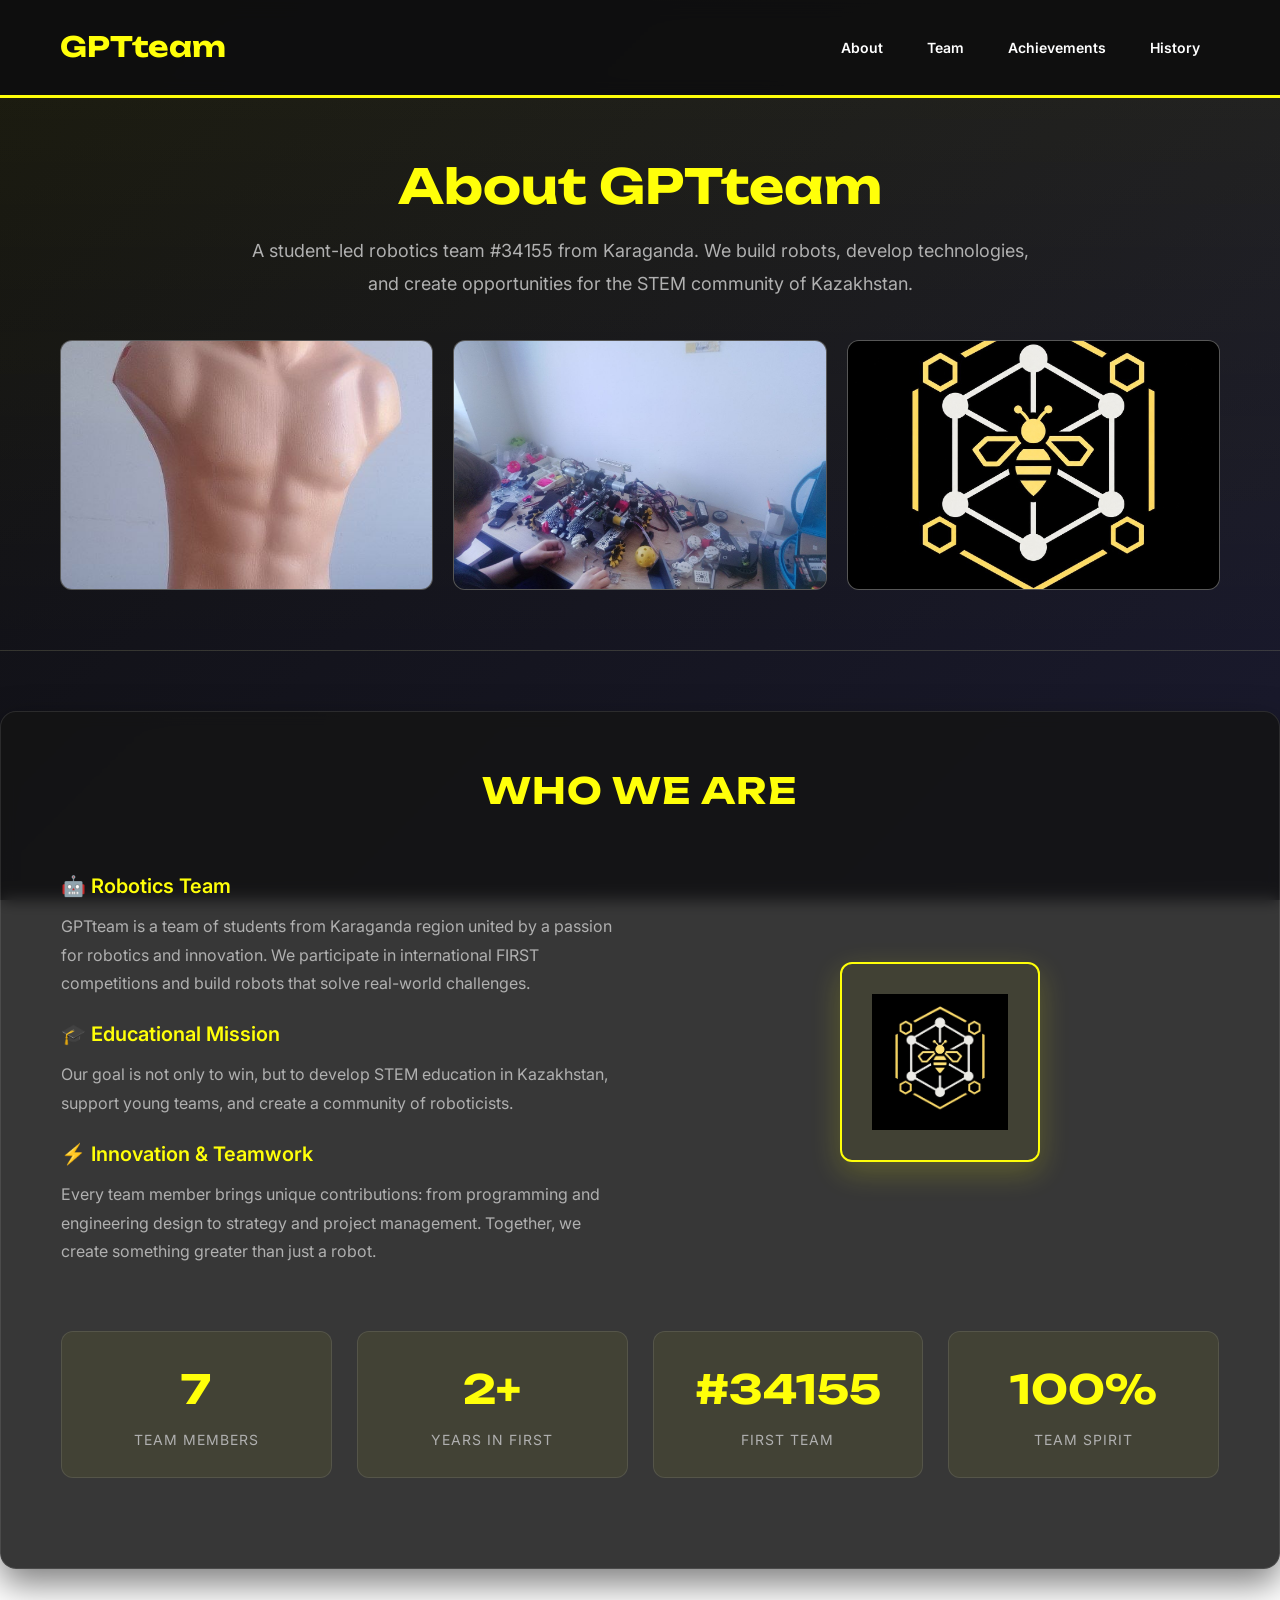
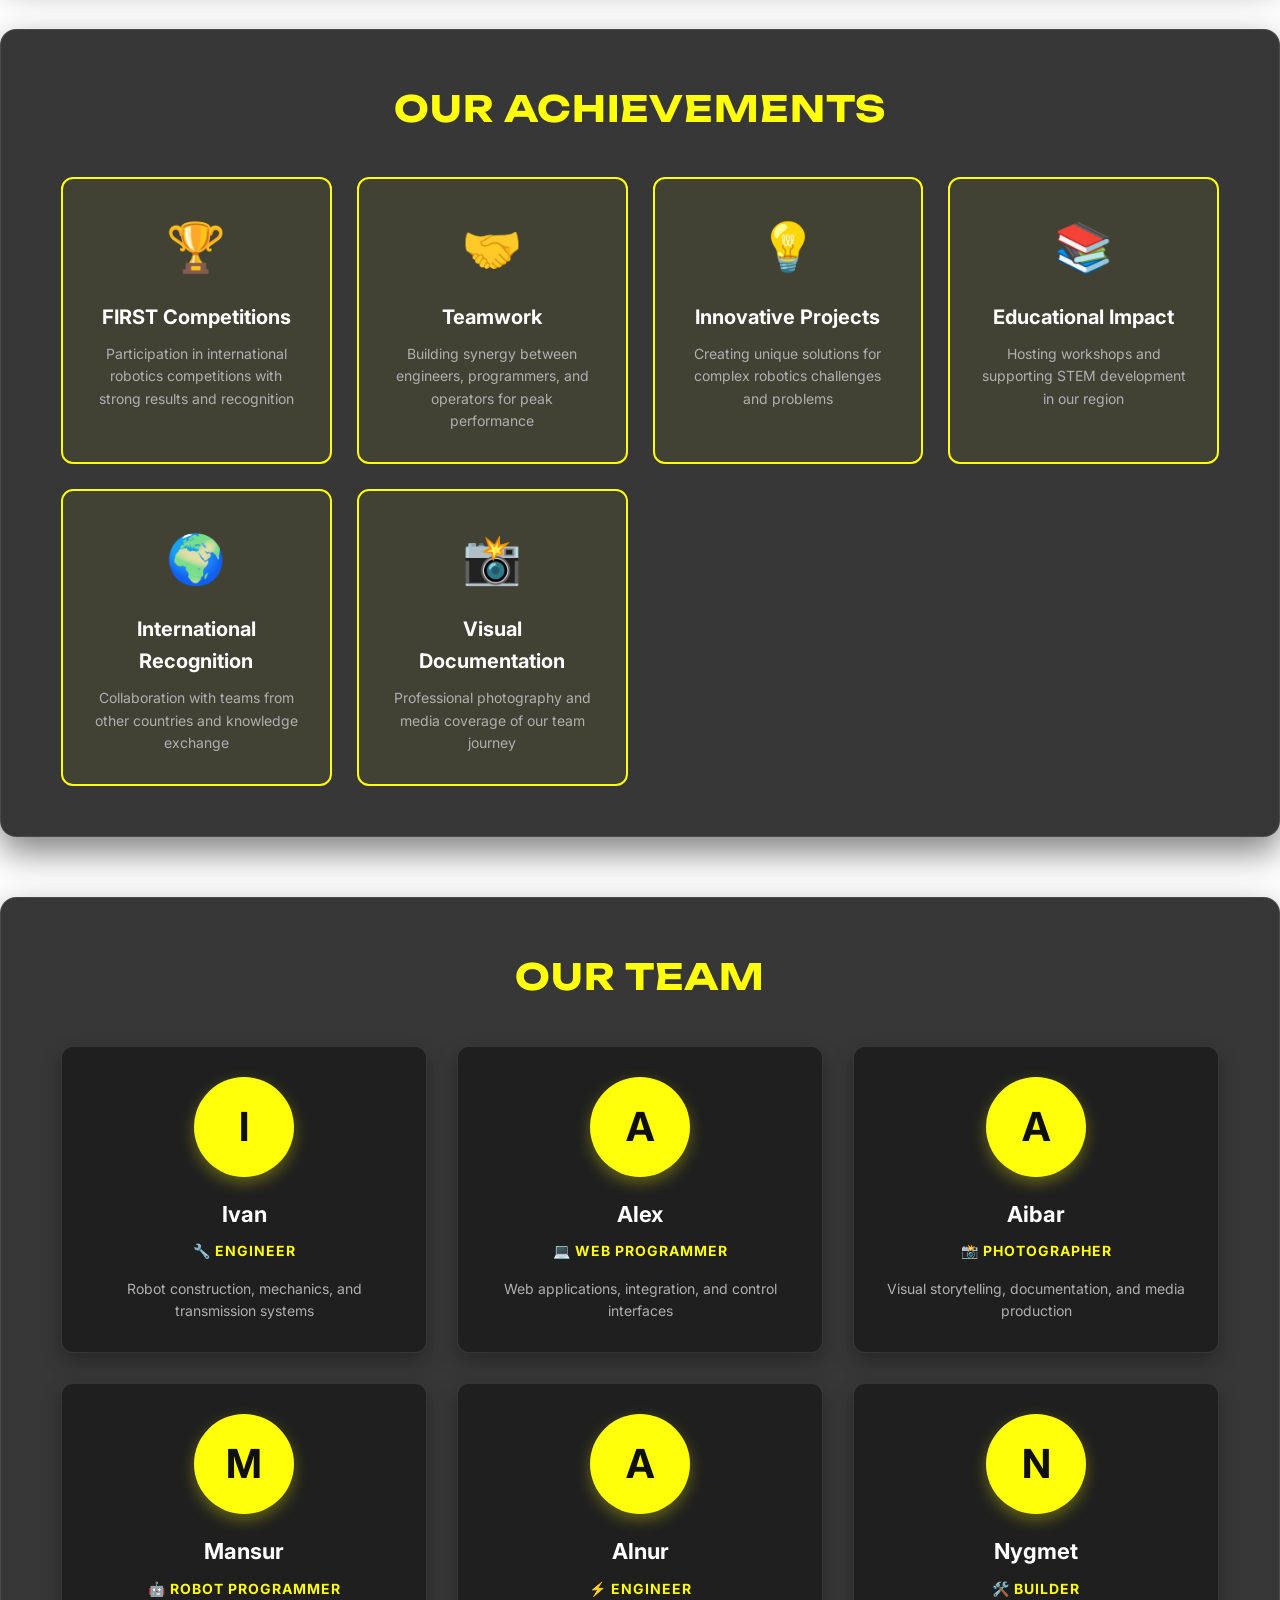
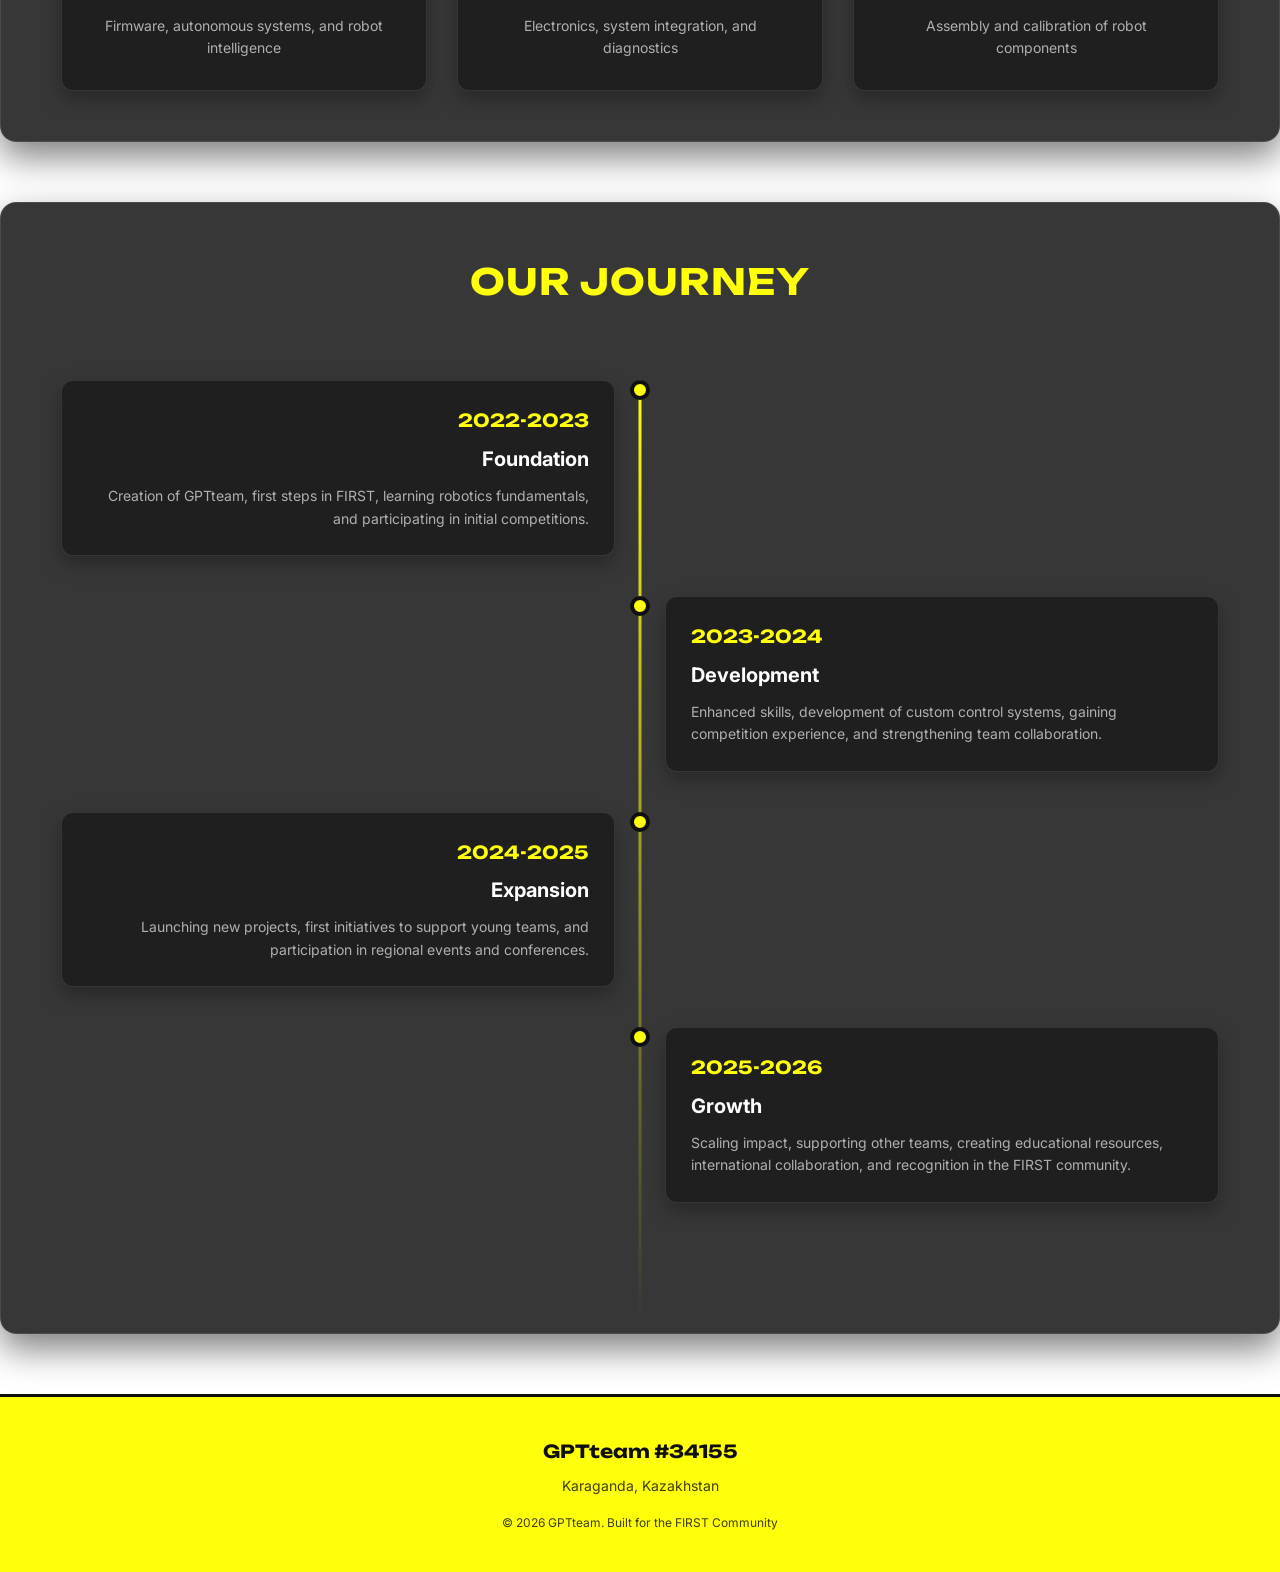
<file: index.html>
<!DOCTYPE html>
<html lang="en">
<head>
    <meta charset="UTF-8">
    <meta name="viewport" content="width=device-width, initial-scale=1.0">
    <title>About GPTteam | FIRST Robotics Team #34155</title>
    <link rel="icon" type="image/png" href="logo.png">
    <link href="https://fonts.googleapis.com/css2?family=Unbounded:wght@400;600;700&family=Inter:wght@400;500;600;700&display=swap" rel="stylesheet">
    <style>
        * {
            margin: 0;
            padding: 0;
            box-sizing: border-box;
        }

        :root {
            --primary: #FFFF09;
            --dark: #0f0f0f;
            --card-bg: rgba(20, 20, 20, 0.85);
            --border: rgba(255, 255, 255, 0.1);
            --text: #ffffff;
            --text-secondary: #b0b0b0;
        }

        body {
            background: linear-gradient(135deg, #0f0f0f 0%, #1a1a2e 100%);
            background-attachment: fixed;
            font-family: 'Inter', sans-serif;
            color: var(--text);
            line-height: 1.6;
            overflow-x: hidden;
        }

        /* HEADER */
        header {
            background: rgba(15, 15, 15, 0.95);
            border-bottom: 3px solid var(--primary);
            padding: 25px 40px;
            position: sticky;
            top: 0;
            z-index: 100;
            backdrop-filter: blur(10px);
        }

        header .container {
            max-width: 1200px;
            margin: 0 auto;
            display: flex;
            justify-content: space-between;
            align-items: center;
            flex-wrap: wrap;
            gap: 20px;
        }

        header h1 {
            font-family: 'Unbounded', sans-serif;
            font-size: 28px;
            color: var(--primary);
            display: flex;
            align-items: center;
            gap: 15px;
            font-weight: 700;
        }

        header nav a {
            color: var(--text);
            text-decoration: none;
            font-size: 14px;
            font-weight: 600;
            padding: 10px 20px;
            border-radius: 6px;
            transition: all 0.3s;
        }

        header nav a:hover {
            background: rgba(255, 255, 9, 0.1);
            color: var(--primary);
        }

        /* MAIN CONTAINER */
        .container {
            max-width: 1200px;
            margin: 0 auto;
            padding: 0 20px;
        }

        /* HERO SECTION */
        .hero {
            padding: 60px 20px;
            text-align: center;
            background: linear-gradient(180deg, rgba(255,255,9,0.05) 0%, transparent 100%);
            border-bottom: 1px solid var(--border);
        }

        .hero h2 {
            font-family: 'Unbounded', sans-serif;
            font-size: 48px;
            margin-bottom: 20px;
            color: var(--primary);
            font-weight: 700;
            line-height: 1.2;
        }

        .hero p {
            font-size: 18px;
            color: var(--text-secondary);
            max-width: 800px;
            margin: 0 auto 40px;
            line-height: 1.8;
        }

        .hero-images {
            display: grid;
            grid-template-columns: repeat(auto-fit, minmax(200px, 1fr));
            gap: 20px;
            margin-top: 40px;
        }

        .hero-images img {
            width: 100%;
            height: 250px;
            object-fit: cover;
            border-radius: 12px;
            border: 1px solid var(--border);
            transition: transform 0.3s ease;
        }

        .hero-images img:hover {
            transform: scale(1.02);
        }

        /* SECTION CARD */
        .section-card {
            background: var(--card-bg);
            border: 1px solid var(--border);
            border-radius: 16px;
            padding: 50px 40px;
            margin: 60px 0;
            box-shadow: 0 15px 35px rgba(0, 0, 0, 0.5);
            backdrop-filter: blur(8px);
            animation: fadeIn 0.8s ease-out;
        }

        @keyframes fadeIn {
            from {
                opacity: 0;
                transform: translateY(20px);
            }
            to {
                opacity: 1;
                transform: translateY(0);
            }
        }

        .section-card h3 {
            font-family: 'Unbounded', sans-serif;
            font-size: 36px;
            color: var(--primary);
            margin-bottom: 30px;
            text-transform: uppercase;
            letter-spacing: 1px;
            font-weight: 700;
            text-align: center;
        }

        /* WHO ARE WE */
        .who-we-are {
            display: grid;
            grid-template-columns: 1fr 1fr;
            gap: 40px;
            align-items: center;
        }

        .who-we-are-text h4 {
            font-size: 20px;
            color: var(--primary);
            margin: 20px 0 10px;
            font-weight: 600;
        }

        .who-we-are-text p {
            color: var(--text-secondary);
            margin-bottom: 15px;
            line-height: 1.8;
        }

        .who-we-are-image {
            text-align: center;
        }

        .who-we-are-image img {
            max-width: 100%;
            height: auto;
            border-radius: 12px;
            border: 2px solid var(--primary);
            box-shadow: 0 10px 30px rgba(255, 255, 9, 0.2);
        }

        /* MEMBERS GRID */
        .members-grid {
            display: grid;
            grid-template-columns: repeat(auto-fit, minmax(280px, 1fr));
            gap: 30px;
            margin-top: 40px;
        }

        .member-card {
            background: rgba(30, 30, 30, 0.9);
            border: 1px solid var(--border);
            border-radius: 12px;
            padding: 30px;
            text-align: center;
            transition: all 0.3s ease;
            box-shadow: 0 8px 20px rgba(0, 0, 0, 0.3);
        }

        .member-card:hover {
            transform: translateY(-8px);
            border-color: var(--primary);
            box-shadow: 0 15px 40px rgba(255, 255, 9, 0.15);
        }

        .member-avatar {
            width: 100px;
            height: 100px;
            border-radius: 50%;
            background: var(--primary);
            color: var(--dark);
            display: flex;
            align-items: center;
            justify-content: center;
            font-size: 40px;
            font-weight: 700;
            margin: 0 auto 20px;
            box-shadow: 0 6px 15px rgba(255, 255, 9, 0.3);
        }

        .member-card h4 {
            font-size: 22px;
            color: var(--text);
            margin-bottom: 8px;
            font-weight: 700;
        }

        .member-role {
            font-size: 14px;
            color: var(--primary);
            font-weight: 700;
            text-transform: uppercase;
            letter-spacing: 1px;
            margin-bottom: 15px;
        }

        .member-card p {
            font-size: 14px;
            color: var(--text-secondary);
        }

        /* ACHIEVEMENTS */
        .achievements-grid {
            display: grid;
            grid-template-columns: repeat(auto-fit, minmax(250px, 1fr));
            gap: 25px;
            margin-top: 40px;
        }

        .achievement-card {
            background: rgba(255, 255, 9, 0.05);
            border: 2px solid var(--primary);
            border-radius: 12px;
            padding: 30px;
            text-align: center;
            transition: all 0.3s ease;
        }

        .achievement-card:hover {
            background: rgba(255, 255, 9, 0.1);
            transform: scale(1.05);
            box-shadow: 0 10px 25px rgba(255, 255, 9, 0.2);
        }

        .achievement-icon {
            font-size: 48px;
            margin-bottom: 15px;
        }

        .achievement-card h4 {
            font-size: 20px;
            color: var(--text);
            margin-bottom: 10px;
            font-weight: 700;
        }

        .achievement-card p {
            font-size: 14px;
            color: var(--text-secondary);
        }

        /* TIMELINE */
        .timeline {
            position: relative;
            padding: 40px 0;
        }

        .timeline::before {
            content: '';
            position: absolute;
            left: 50%;
            transform: translateX(-50%);
            width: 3px;
            height: 100%;
            background: linear-gradient(180deg, var(--primary), transparent);
        }

        .timeline-item {
            margin-bottom: 40px;
            width: 100%;
            position: relative;
        }

        .timeline-item:nth-child(odd) .timeline-content {
            margin-left: 0;
            margin-right: auto;
            width: calc(50% - 25px);
            text-align: right;
        }

        .timeline-item:nth-child(even) .timeline-content {
            margin-left: auto;
            margin-right: 0;
            width: calc(50% - 25px);
            text-align: left;
        }

        .timeline-marker {
            position: absolute;
            left: 50%;
            top: 0;
            transform: translateX(-50%);
            width: 20px;
            height: 20px;
            background: var(--primary);
            border: 4px solid var(--dark);
            border-radius: 50%;
            z-index: 10;
        }

        .timeline-content {
            background: rgba(30, 30, 30, 0.9);
            border: 1px solid var(--border);
            border-radius: 12px;
            padding: 25px;
            box-shadow: 0 8px 20px rgba(0, 0, 0, 0.3);
            transition: all 0.3s ease;
        }

        .timeline-content:hover {
            border-color: var(--primary);
            box-shadow: 0 12px 30px rgba(255, 255, 9, 0.1);
        }

        .timeline-year {
            font-family: 'Unbounded', sans-serif;
            font-size: 18px;
            color: var(--primary);
            font-weight: 700;
            margin-bottom: 8px;
        }

        .timeline-title {
            font-size: 20px;
            color: var(--text);
            font-weight: 700;
            margin-bottom: 10px;
        }

        .timeline-desc {
            font-size: 14px;
            color: var(--text-secondary);
            line-height: 1.6;
        }

        @media (max-width: 768px) {
            .timeline::before {
                left: 20px;
            }

            .timeline-item:nth-child(odd) .timeline-content,
            .timeline-item:nth-child(even) .timeline-content {
                width: calc(100% - 60px);
                margin-left: auto !important;
                margin-right: 0 !important;
                text-align: left !important;
            }

            .timeline-marker {
                left: 20px;
            }

            .who-we-are {
                grid-template-columns: 1fr;
            }

            .hero h2 {
                font-size: 36px;
            }
        }

        /* FOOTER */
        footer {
            background: var(--primary);
            color: var(--dark);
            padding: 40px 20px;
            text-align: center;
            margin-top: 60px;
            border-top: 3px solid var(--dark);
        }

        footer h3 {
            font-family: 'Unbounded', sans-serif;
            font-size: 18px;
            margin-bottom: 10px;
            font-weight: 700;
        }

        footer p {
            font-size: 14px;
            opacity: 0.8;
        }

        /* STATS */
        .stats-grid {
            display: grid;
            grid-template-columns: repeat(auto-fit, minmax(200px, 1fr));
            gap: 25px;
            margin: 40px 0;
        }

        .stat-box {
            background: rgba(255, 255, 9, 0.05);
            border: 1px solid var(--border);
            border-radius: 12px;
            padding: 25px;
            text-align: center;
            transition: all 0.3s ease;
        }

        .stat-box:hover {
            border-color: var(--primary);
            background: rgba(255, 255, 9, 0.1);
        }

        .stat-number {
            font-family: 'Unbounded', sans-serif;
            font-size: 40px;
            color: var(--primary);
            font-weight: 700;
        }

        .stat-label {
            font-size: 14px;
            color: var(--text-secondary);
            margin-top: 8px;
            text-transform: uppercase;
            letter-spacing: 1px;
        }
    </style>
</head>
<body>
    <!-- HEADER -->
    <header>
        <div class="container" style="display: flex; justify-content: space-between; align-items: center; width: 100%;">
            <h1>GPTteam</h1>
            <nav>
                <a href="#about">About</a>
                <a href="#members">Team</a>
                <a href="#achievements">Achievements</a>
                <a href="#timeline">History</a>
            </nav>
        </div>
    </header>

    <!-- HERO SECTION -->
    <section class="hero">
        <div class="container">
            <h2>About GPTteam</h2>
            <p>A student-led robotics team #34155 from Karaganda. We build robots, develop technologies, and create opportunities for the STEM community of Kazakhstan.</p>
            <div class="hero-images">
                <img src="photo1.jpg" alt="Team at competition" style="background: #444;">
                <img src="photo2.jpg" alt="Robot in action" style="background: #444;">
                <img src="logo.png" alt="GPTteam Logo" style="background: #444;">
            </div>
        </div>
    </section>

    <!-- WHO ARE WE -->
    <section id="about" class="section-card">
        <div class="container">
            <h3>Who We Are</h3>
            <div class="who-we-are">
                <div class="who-we-are-text">
                    <h4>🤖 Robotics Team</h4>
                    <p>GPTteam is a team of students from Karaganda region united by a passion for robotics and innovation. We participate in international FIRST competitions and build robots that solve real-world challenges.</p>

                    <h4>🎓 Educational Mission</h4>
                    <p>Our goal is not only to win, but to develop STEM education in Kazakhstan, support young teams, and create a community of roboticists.</p>

                    <h4>⚡ Innovation & Teamwork</h4>
                    <p>Every team member brings unique contributions: from programming and engineering design to strategy and project management. Together, we create something greater than just a robot.</p>
                </div>
                <div class="who-we-are-image">
                    <img src="logo.png" alt="GPTteam Logo" style="max-width: 200px; margin: 20px auto; background: rgba(255,255,9,0.05); padding: 30px; border-radius: 12px;">
                </div>
            </div>

            <div class="stats-grid" style="margin-top: 50px;">
                <div class="stat-box">
                    <div class="stat-number">7</div>
                    <div class="stat-label">Team Members</div>
                </div>
                <div class="stat-box">
                    <div class="stat-number">2+</div>
                    <div class="stat-label">Years in FIRST</div>
                </div>
                <div class="stat-box">
                    <div class="stat-number">#34155</div>
                    <div class="stat-label">FIRST Team</div>
                </div>
                <div class="stat-box">
                    <div class="stat-number">100%</div>
                    <div class="stat-label">Team Spirit</div>
                </div>
            </div>
        </div>
    </section>

    <!-- ACHIEVEMENTS -->
    <section id="achievements" class="section-card">
        <div class="container">
            <h3>Our Achievements</h3>
            <div class="achievements-grid">
                <div class="achievement-card">
                    <div class="achievement-icon">🏆</div>
                    <h4>FIRST Competitions</h4>
                    <p>Participation in international robotics competitions with strong results and recognition</p>
                </div>
                <div class="achievement-card">
                    <div class="achievement-icon">🤝</div>
                    <h4>Teamwork</h4>
                    <p>Building synergy between engineers, programmers, and operators for peak performance</p>
                </div>
                <div class="achievement-card">
                    <div class="achievement-icon">💡</div>
                    <h4>Innovative Projects</h4>
                    <p>Creating unique solutions for complex robotics challenges and problems</p>
                </div>
                <div class="achievement-card">
                    <div class="achievement-icon">📚</div>
                    <h4>Educational Impact</h4>
                    <p>Hosting workshops and supporting STEM development in our region</p>
                </div>
                <div class="achievement-card">
                    <div class="achievement-icon">🌍</div>
                    <h4>International Recognition</h4>
                    <p>Collaboration with teams from other countries and knowledge exchange</p>
                </div>
                <div class="achievement-card">
                    <div class="achievement-icon">📸</div>
                    <h4>Visual Documentation</h4>
                    <p>Professional photography and media coverage of our team journey</p>
                </div>
            </div>
        </div>
    </section>

    <!-- TEAM MEMBERS -->
    <section id="members" class="section-card">
        <div class="container">
            <h3>Our Team</h3>
            <div class="members-grid">
                <div class="member-card">
                    <div class="member-avatar">I</div>
                    <h4>Ivan</h4>
                    <div class="member-role">🔧 Engineer</div>
                    <p>Robot construction, mechanics, and transmission systems</p>
                </div>
                <div class="member-card">
                    <div class="member-avatar">A</div>
                    <h4>Alex</h4>
                    <div class="member-role">💻 Web Programmer</div>
                    <p>Web applications, integration, and control interfaces</p>
                </div>
                <div class="member-card">
                    <div class="member-avatar">A</div>
                    <h4>Aibar</h4>
                    <div class="member-role">📸 Photographer</div>
                    <p>Visual storytelling, documentation, and media production</p>
                </div>
                <div class="member-card">
                    <div class="member-avatar">M</div>
                    <h4>Mansur</h4>
                    <div class="member-role">🤖 Robot Programmer</div>
                    <p>Firmware, autonomous systems, and robot intelligence</p>
                </div>
                <div class="member-card">
                    <div class="member-avatar">A</div>
                    <h4>Alnur</h4>
                    <div class="member-role">⚡ Engineer</div>
                    <p>Electronics, system integration, and diagnostics</p>
                </div>
                <div class="member-card">
                    <div class="member-avatar">N</div>
                    <h4>Nygmet</h4>
                    <div class="member-role">🛠️ Builder</div>
                    <p>Assembly and calibration of robot components</p>
                </div>
            </div>
        </div>
    </section>

    <!-- TIMELINE -->
    <section id="timeline" class="section-card">
        <div class="container">
            <h3>Our Journey</h3>
            <div class="timeline">
                <div class="timeline-item">
                    <div class="timeline-marker"></div>
                    <div class="timeline-content">
                        <div class="timeline-year">2022-2023</div>
                        <div class="timeline-title">Foundation</div>
                        <div class="timeline-desc">Creation of GPTteam, first steps in FIRST, learning robotics fundamentals, and participating in initial competitions.</div>
                    </div>
                </div>

                <div class="timeline-item">
                    <div class="timeline-marker"></div>
                    <div class="timeline-content">
                        <div class="timeline-year">2023-2024</div>
                        <div class="timeline-title">Development</div>
                        <div class="timeline-desc">Enhanced skills, development of custom control systems, gaining competition experience, and strengthening team collaboration.</div>
                    </div>
                </div>

                <div class="timeline-item">
                    <div class="timeline-marker"></div>
                    <div class="timeline-content">
                        <div class="timeline-year">2024-2025</div>
                        <div class="timeline-title">Expansion</div>
                        <div class="timeline-desc">Launching new projects, first initiatives to support young teams, and participation in regional events and conferences.</div>
                    </div>
                </div>

                <div class="timeline-item">
                    <div class="timeline-marker"></div>
                    <div class="timeline-content">
                        <div class="timeline-year">2025-2026</div>
                        <div class="timeline-title">Growth</div>
                        <div class="timeline-desc">Scaling impact, supporting other teams, creating educational resources, international collaboration, and recognition in the FIRST community.</div>
                    </div>
                </div>
            </div>
        </div>
    </section>

    <!-- FOOTER -->
    <footer>
        <div class="container">
            <h3>GPTteam #34155</h3>
            <p>Karaganda, Kazakhstan</p>
            <p style="margin-top: 15px; font-size: 12px;">© 2026 GPTteam. Built for the FIRST Community</p>
        </div>
    </footer>
</body>
</html>
</file>
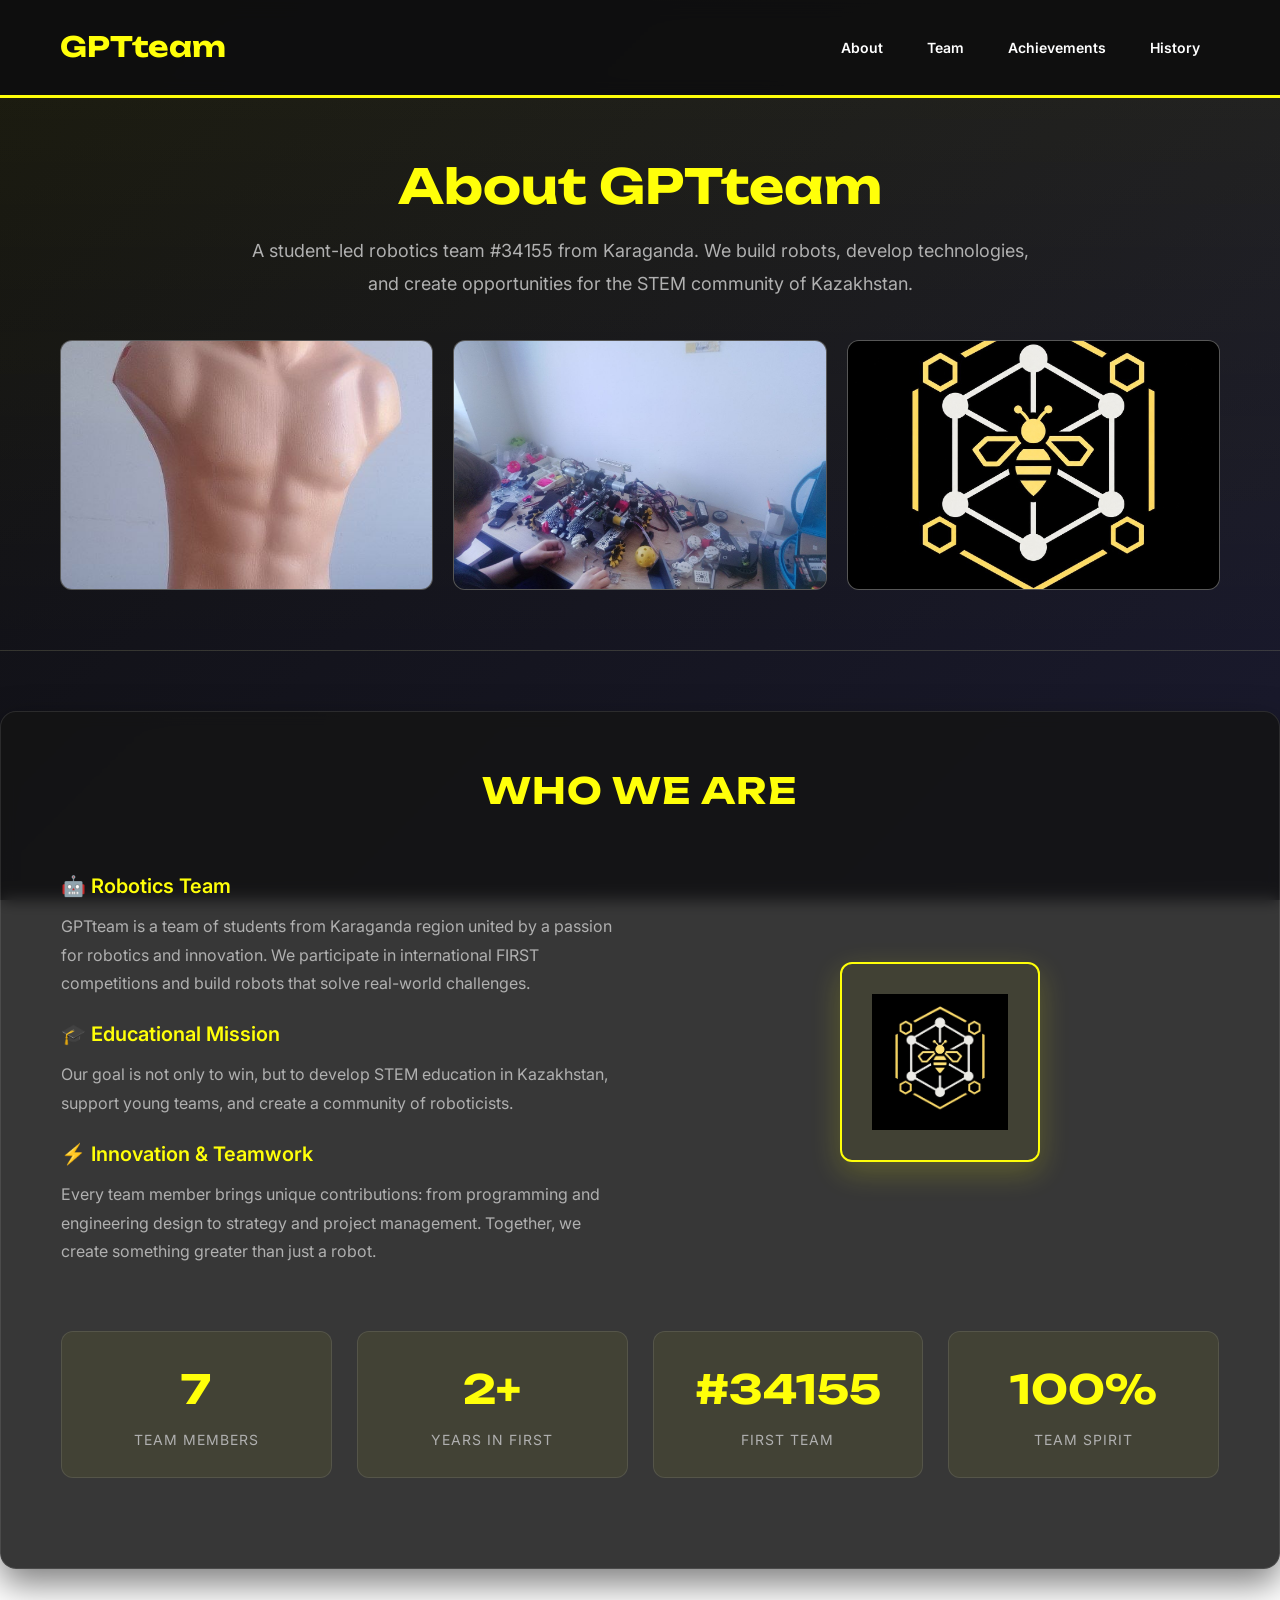
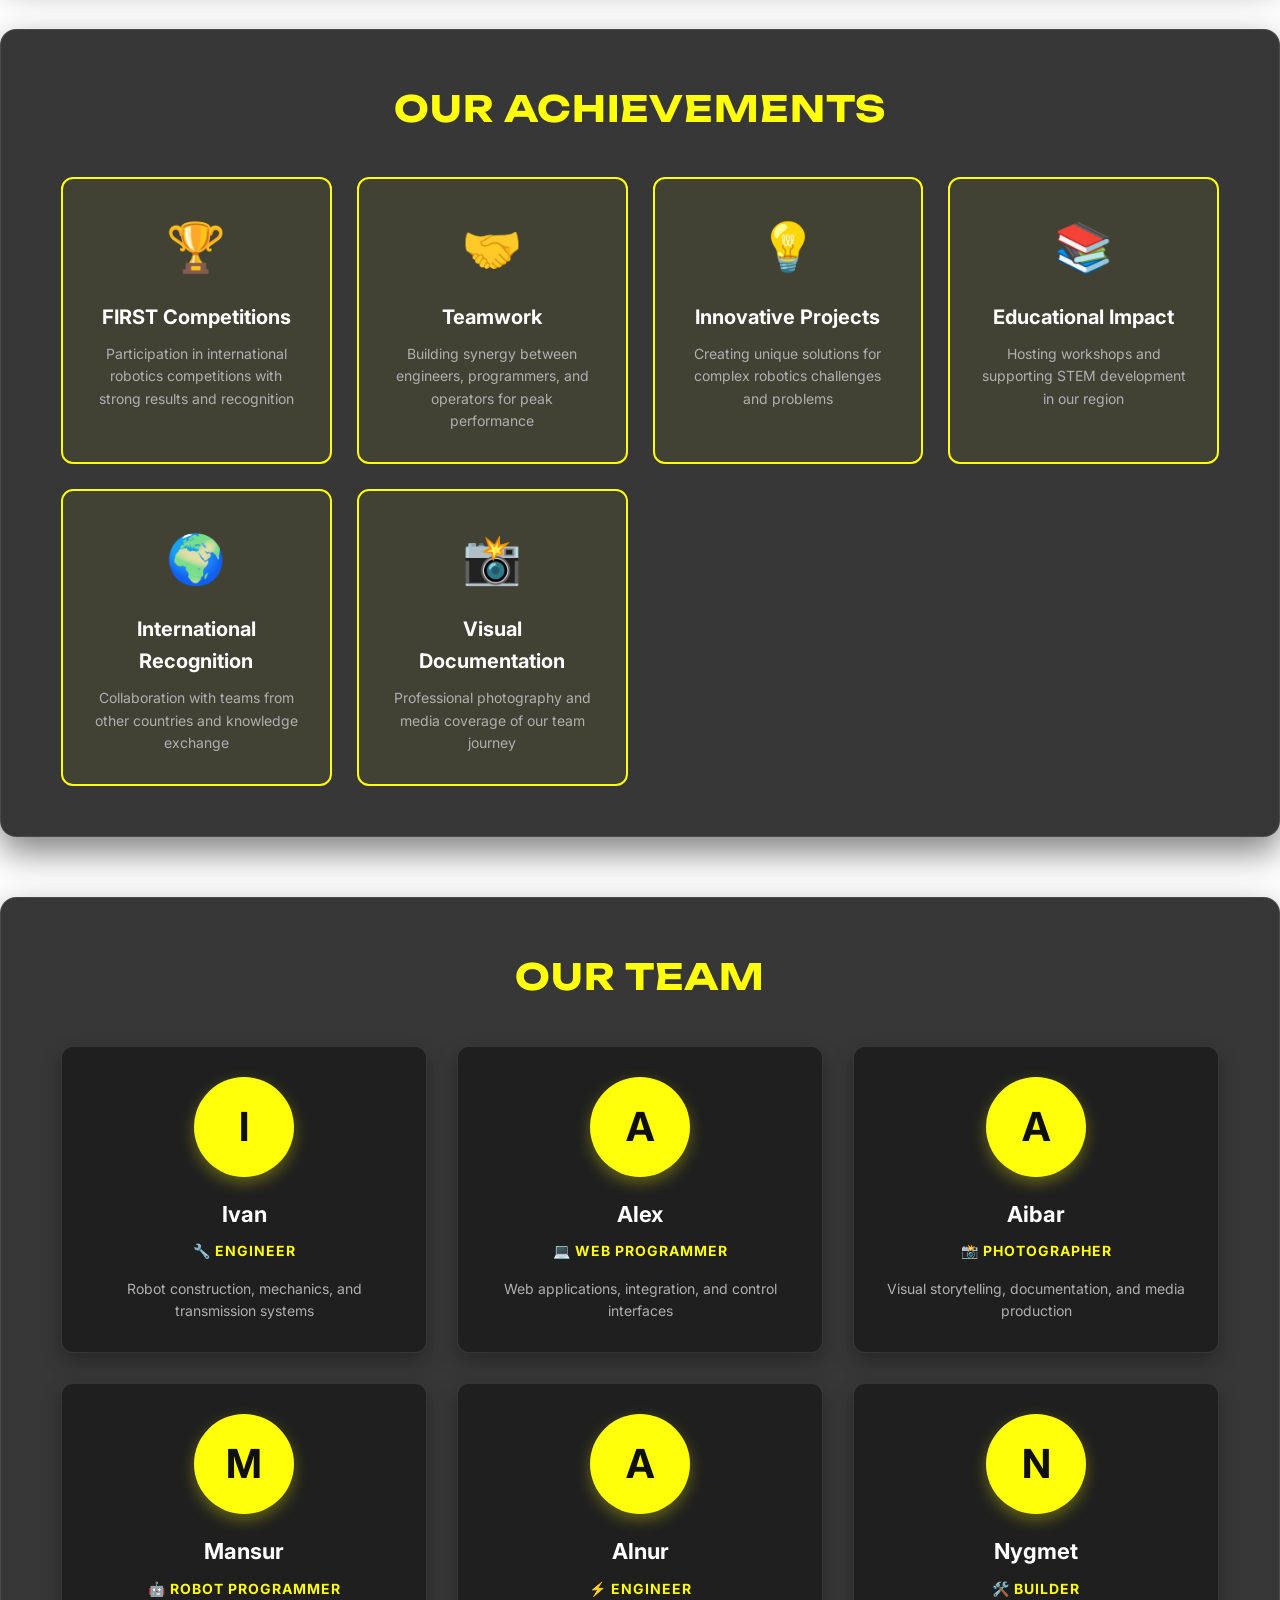
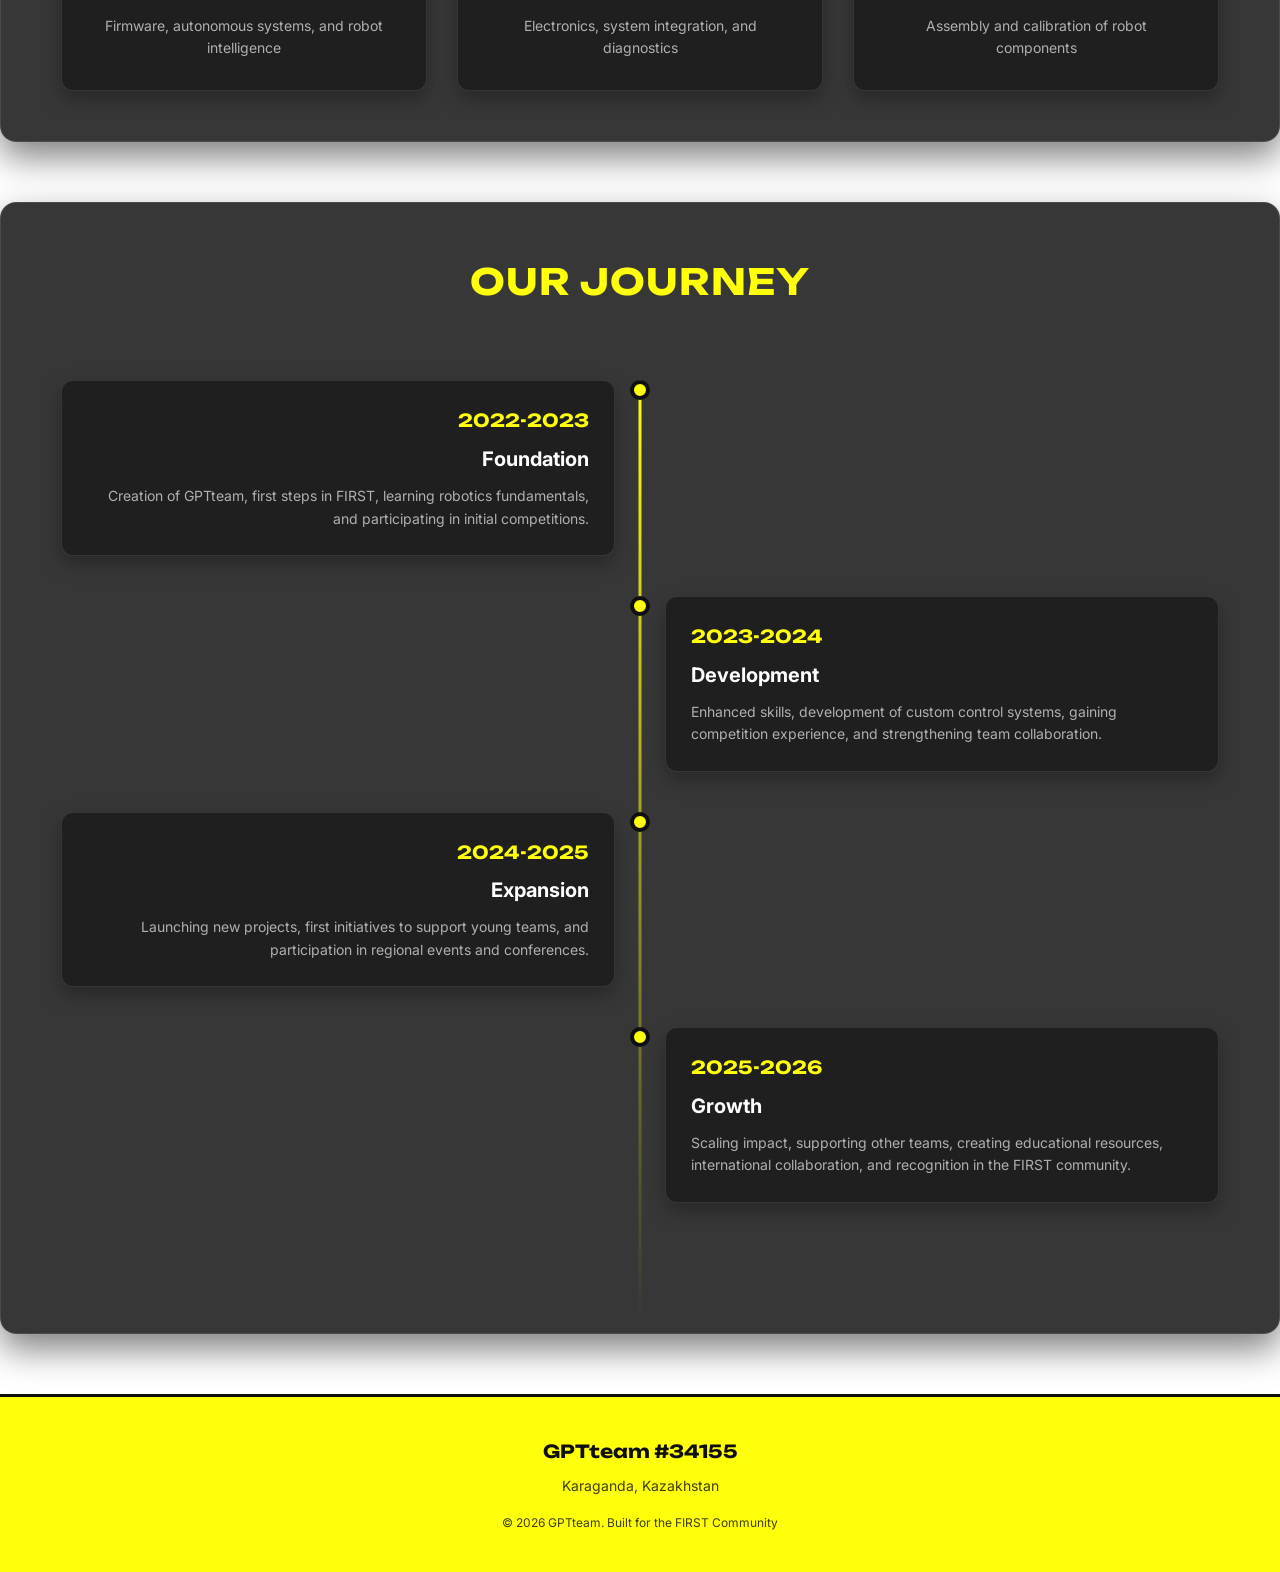
<file: indexnew.html>
<!DOCTYPE html>
<html lang="en">
<head>
    <meta charset="UTF-8">
    <meta name="viewport" content="width=device-width, initial-scale=1.0">
    <title>About GPTteam | FIRST Robotics Team #34155</title>
    <link href="https://fonts.googleapis.com/css2?family=Unbounded:wght@400;600;700&family=Inter:wght@400;500;600;700&display=swap" rel="stylesheet">
    <style>
        * {
            margin: 0;
            padding: 0;
            box-sizing: border-box;
        }

        :root {
            --primary: #FFFF09;
            --dark: #0f0f0f;
            --card-bg: rgba(20, 20, 20, 0.85);
            --border: rgba(255, 255, 255, 0.1);
            --text: #ffffff;
            --text-secondary: #b0b0b0;
        }

        body {
            background: linear-gradient(135deg, #0f0f0f 0%, #1a1a2e 100%);
            background-attachment: fixed;
            font-family: 'Inter', sans-serif;
            color: var(--text);
            line-height: 1.6;
            overflow-x: hidden;
        }

        /* HEADER */
        header {
            background: rgba(15, 15, 15, 0.95);
            border-bottom: 3px solid var(--primary);
            padding: 25px 40px;
            position: sticky;
            top: 0;
            z-index: 100;
            backdrop-filter: blur(10px);
        }

        header .container {
            max-width: 1200px;
            margin: 0 auto;
            display: flex;
            justify-content: space-between;
            align-items: center;
            flex-wrap: wrap;
            gap: 20px;
        }

        header h1 {
            font-family: 'Unbounded', sans-serif;
            font-size: 28px;
            color: var(--primary);
            display: flex;
            align-items: center;
            gap: 15px;
            font-weight: 700;
        }

        header nav a {
            color: var(--text);
            text-decoration: none;
            font-size: 14px;
            font-weight: 600;
            padding: 10px 20px;
            border-radius: 6px;
            transition: all 0.3s;
        }

        header nav a:hover {
            background: rgba(255, 255, 9, 0.1);
            color: var(--primary);
        }

        /* MAIN CONTAINER */
        .container {
            max-width: 1200px;
            margin: 0 auto;
            padding: 0 20px;
        }

        /* HERO SECTION */
        .hero {
            padding: 60px 20px;
            text-align: center;
            background: linear-gradient(180deg, rgba(255,255,9,0.05) 0%, transparent 100%);
            border-bottom: 1px solid var(--border);
        }

        .hero h2 {
            font-family: 'Unbounded', sans-serif;
            font-size: 48px;
            margin-bottom: 20px;
            color: var(--primary);
            font-weight: 700;
            line-height: 1.2;
        }

        .hero p {
            font-size: 18px;
            color: var(--text-secondary);
            max-width: 800px;
            margin: 0 auto 40px;
            line-height: 1.8;
        }

        .hero-images {
            display: grid;
            grid-template-columns: repeat(auto-fit, minmax(200px, 1fr));
            gap: 20px;
            margin-top: 40px;
        }

        .hero-images img {
            width: 100%;
            height: 250px;
            object-fit: cover;
            border-radius: 12px;
            border: 1px solid var(--border);
            transition: transform 0.3s ease;
        }

        .hero-images img:hover {
            transform: scale(1.02);
        }

        /* SECTION CARD */
        .section-card {
            background: var(--card-bg);
            border: 1px solid var(--border);
            border-radius: 16px;
            padding: 50px 40px;
            margin: 60px 0;
            box-shadow: 0 15px 35px rgba(0, 0, 0, 0.5);
            backdrop-filter: blur(8px);
            animation: fadeIn 0.8s ease-out;
        }

        @keyframes fadeIn {
            from {
                opacity: 0;
                transform: translateY(20px);
            }
            to {
                opacity: 1;
                transform: translateY(0);
            }
        }

        .section-card h3 {
            font-family: 'Unbounded', sans-serif;
            font-size: 36px;
            color: var(--primary);
            margin-bottom: 30px;
            text-transform: uppercase;
            letter-spacing: 1px;
            font-weight: 700;
            text-align: center;
        }

        /* WHO ARE WE */
        .who-we-are {
            display: grid;
            grid-template-columns: 1fr 1fr;
            gap: 40px;
            align-items: center;
        }

        .who-we-are-text h4 {
            font-size: 20px;
            color: var(--primary);
            margin: 20px 0 10px;
            font-weight: 600;
        }

        .who-we-are-text p {
            color: var(--text-secondary);
            margin-bottom: 15px;
            line-height: 1.8;
        }

        .who-we-are-image {
            text-align: center;
        }

        .who-we-are-image img {
            max-width: 100%;
            height: auto;
            border-radius: 12px;
            border: 2px solid var(--primary);
            box-shadow: 0 10px 30px rgba(255, 255, 9, 0.2);
        }

        /* MEMBERS GRID */
        .members-grid {
            display: grid;
            grid-template-columns: repeat(auto-fit, minmax(280px, 1fr));
            gap: 30px;
            margin-top: 40px;
        }

        .member-card {
            background: rgba(30, 30, 30, 0.9);
            border: 1px solid var(--border);
            border-radius: 12px;
            padding: 30px;
            text-align: center;
            transition: all 0.3s ease;
            box-shadow: 0 8px 20px rgba(0, 0, 0, 0.3);
        }

        .member-card:hover {
            transform: translateY(-8px);
            border-color: var(--primary);
            box-shadow: 0 15px 40px rgba(255, 255, 9, 0.15);
        }

        .member-avatar {
            width: 100px;
            height: 100px;
            border-radius: 50%;
            background: var(--primary);
            color: var(--dark);
            display: flex;
            align-items: center;
            justify-content: center;
            font-size: 40px;
            font-weight: 700;
            margin: 0 auto 20px;
            box-shadow: 0 6px 15px rgba(255, 255, 9, 0.3);
        }

        .member-card h4 {
            font-size: 22px;
            color: var(--text);
            margin-bottom: 8px;
            font-weight: 700;
        }

        .member-role {
            font-size: 14px;
            color: var(--primary);
            font-weight: 700;
            text-transform: uppercase;
            letter-spacing: 1px;
            margin-bottom: 15px;
        }

        .member-card p {
            font-size: 14px;
            color: var(--text-secondary);
        }

        /* ACHIEVEMENTS */
        .achievements-grid {
            display: grid;
            grid-template-columns: repeat(auto-fit, minmax(250px, 1fr));
            gap: 25px;
            margin-top: 40px;
        }

        .achievement-card {
            background: rgba(255, 255, 9, 0.05);
            border: 2px solid var(--primary);
            border-radius: 12px;
            padding: 30px;
            text-align: center;
            transition: all 0.3s ease;
        }

        .achievement-card:hover {
            background: rgba(255, 255, 9, 0.1);
            transform: scale(1.05);
            box-shadow: 0 10px 25px rgba(255, 255, 9, 0.2);
        }

        .achievement-icon {
            font-size: 48px;
            margin-bottom: 15px;
        }

        .achievement-card h4 {
            font-size: 20px;
            color: var(--text);
            margin-bottom: 10px;
            font-weight: 700;
        }

        .achievement-card p {
            font-size: 14px;
            color: var(--text-secondary);
        }

        /* TIMELINE */
        .timeline {
            position: relative;
            padding: 40px 0;
        }

        .timeline::before {
            content: '';
            position: absolute;
            left: 50%;
            transform: translateX(-50%);
            width: 3px;
            height: 100%;
            background: linear-gradient(180deg, var(--primary), transparent);
        }

        .timeline-item {
            margin-bottom: 40px;
            width: 100%;
            position: relative;
        }

        .timeline-item:nth-child(odd) .timeline-content {
            margin-left: 0;
            margin-right: auto;
            width: calc(50% - 25px);
            text-align: right;
        }

        .timeline-item:nth-child(even) .timeline-content {
            margin-left: auto;
            margin-right: 0;
            width: calc(50% - 25px);
            text-align: left;
        }

        .timeline-marker {
            position: absolute;
            left: 50%;
            top: 0;
            transform: translateX(-50%);
            width: 20px;
            height: 20px;
            background: var(--primary);
            border: 4px solid var(--dark);
            border-radius: 50%;
            z-index: 10;
        }

        .timeline-content {
            background: rgba(30, 30, 30, 0.9);
            border: 1px solid var(--border);
            border-radius: 12px;
            padding: 25px;
            box-shadow: 0 8px 20px rgba(0, 0, 0, 0.3);
            transition: all 0.3s ease;
        }

        .timeline-content:hover {
            border-color: var(--primary);
            box-shadow: 0 12px 30px rgba(255, 255, 9, 0.1);
        }

        .timeline-year {
            font-family: 'Unbounded', sans-serif;
            font-size: 18px;
            color: var(--primary);
            font-weight: 700;
            margin-bottom: 8px;
        }

        .timeline-title {
            font-size: 20px;
            color: var(--text);
            font-weight: 700;
            margin-bottom: 10px;
        }

        .timeline-desc {
            font-size: 14px;
            color: var(--text-secondary);
            line-height: 1.6;
        }

        @media (max-width: 768px) {
            .timeline::before {
                left: 20px;
            }

            .timeline-item:nth-child(odd) .timeline-content,
            .timeline-item:nth-child(even) .timeline-content {
                width: calc(100% - 60px);
                margin-left: auto !important;
                margin-right: 0 !important;
                text-align: left !important;
            }

            .timeline-marker {
                left: 20px;
            }

            .who-we-are {
                grid-template-columns: 1fr;
            }

            .hero h2 {
                font-size: 36px;
            }
        }

        /* FOOTER */
        footer {
            background: var(--primary);
            color: var(--dark);
            padding: 40px 20px;
            text-align: center;
            margin-top: 60px;
            border-top: 3px solid var(--dark);
        }

        footer h3 {
            font-family: 'Unbounded', sans-serif;
            font-size: 18px;
            margin-bottom: 10px;
            font-weight: 700;
        }

        footer p {
            font-size: 14px;
            opacity: 0.8;
        }

        /* STATS */
        .stats-grid {
            display: grid;
            grid-template-columns: repeat(auto-fit, minmax(200px, 1fr));
            gap: 25px;
            margin: 40px 0;
        }

        .stat-box {
            background: rgba(255, 255, 9, 0.05);
            border: 1px solid var(--border);
            border-radius: 12px;
            padding: 25px;
            text-align: center;
            transition: all 0.3s ease;
        }

        .stat-box:hover {
            border-color: var(--primary);
            background: rgba(255, 255, 9, 0.1);
        }

        .stat-number {
            font-family: 'Unbounded', sans-serif;
            font-size: 40px;
            color: var(--primary);
            font-weight: 700;
        }

        .stat-label {
            font-size: 14px;
            color: var(--text-secondary);
            margin-top: 8px;
            text-transform: uppercase;
            letter-spacing: 1px;
        }
    </style>
</head>
<body>
    <!-- HEADER -->
    <header>
        <div class="container" style="display: flex; justify-content: space-between; align-items: center; width: 100%;">
            <h1>GPTteam</h1>
            <nav>
                <a href="#about">About</a>
                <a href="#members">Team</a>
                <a href="#achievements">Achievements</a>
                <a href="#timeline">History</a>
            </nav>
        </div>
    </header>

    <!-- HERO SECTION -->
    <section class="hero">
        <div class="container">
            <h2>About GPTteam</h2>
            <p>A student-led robotics team #34155 from Karaganda. We build robots, develop technologies, and create opportunities for the STEM community of Kazakhstan.</p>
            <div class="hero-images">
                <img src="photo1.jpg" alt="Team at competition" style="background: #444;">
                <img src="photo2.jpg" alt="Robot in action" style="background: #444;">
                <img src="logo.png" alt="GPTteam Logo" style="background: #444;">
            </div>
        </div>
    </section>

    <!-- WHO ARE WE -->
    <section id="about" class="section-card">
        <div class="container">
            <h3>Who We Are</h3>
            <div class="who-we-are">
                <div class="who-we-are-text">
                    <h4>🤖 Robotics Team</h4>
                    <p>GPTteam is a team of students from Karaganda region united by a passion for robotics and innovation. We participate in international FIRST competitions and build robots that solve real-world challenges.</p>

                    <h4>🎓 Educational Mission</h4>
                    <p>Our goal is not only to win, but to develop STEM education in Kazakhstan, support young teams, and create a community of roboticists.</p>

                    <h4>⚡ Innovation & Teamwork</h4>
                    <p>Every team member brings unique contributions: from programming and engineering design to strategy and project management. Together, we create something greater than just a robot.</p>
                </div>
                <div class="who-we-are-image">
                    <img src="logo.png" alt="GPTteam Logo" style="max-width: 200px; margin: 20px auto; background: rgba(255,255,9,0.05); padding: 30px; border-radius: 12px;">
                </div>
            </div>

            <div class="stats-grid" style="margin-top: 50px;">
                <div class="stat-box">
                    <div class="stat-number">7</div>
                    <div class="stat-label">Team Members</div>
                </div>
                <div class="stat-box">
                    <div class="stat-number">2+</div>
                    <div class="stat-label">Years in FIRST</div>
                </div>
                <div class="stat-box">
                    <div class="stat-number">#34155</div>
                    <div class="stat-label">FIRST Team</div>
                </div>
                <div class="stat-box">
                    <div class="stat-number">100%</div>
                    <div class="stat-label">Team Spirit</div>
                </div>
            </div>
        </div>
    </section>

    <!-- ACHIEVEMENTS -->
    <section id="achievements" class="section-card">
        <div class="container">
            <h3>Our Achievements</h3>
            <div class="achievements-grid">
                <div class="achievement-card">
                    <div class="achievement-icon">🏆</div>
                    <h4>FIRST Competitions</h4>
                    <p>Participation in international robotics competitions with strong results and recognition</p>
                </div>
                <div class="achievement-card">
                    <div class="achievement-icon">🤝</div>
                    <h4>Teamwork</h4>
                    <p>Building synergy between engineers, programmers, and operators for peak performance</p>
                </div>
                <div class="achievement-card">
                    <div class="achievement-icon">💡</div>
                    <h4>Innovative Projects</h4>
                    <p>Creating unique solutions for complex robotics challenges and problems</p>
                </div>
                <div class="achievement-card">
                    <div class="achievement-icon">📚</div>
                    <h4>Educational Impact</h4>
                    <p>Hosting workshops and supporting STEM development in our region</p>
                </div>
                <div class="achievement-card">
                    <div class="achievement-icon">🌍</div>
                    <h4>International Recognition</h4>
                    <p>Collaboration with teams from other countries and knowledge exchange</p>
                </div>
                <div class="achievement-card">
                    <div class="achievement-icon">📸</div>
                    <h4>Visual Documentation</h4>
                    <p>Professional photography and media coverage of our team journey</p>
                </div>
            </div>
        </div>
    </section>

    <!-- TEAM MEMBERS -->
    <section id="members" class="section-card">
        <div class="container">
            <h3>Our Team</h3>
            <div class="members-grid">
                <div class="member-card">
                    <div class="member-avatar">I</div>
                    <h4>Ivan</h4>
                    <div class="member-role">🔧 Engineer</div>
                    <p>Robot construction, mechanics, and transmission systems</p>
                </div>
                <div class="member-card">
                    <div class="member-avatar">A</div>
                    <h4>Alex</h4>
                    <div class="member-role">💻 Web Programmer</div>
                    <p>Web applications, integration, and control interfaces</p>
                </div>
                <div class="member-card">
                    <div class="member-avatar">A</div>
                    <h4>Aibar</h4>
                    <div class="member-role">📸 Photographer</div>
                    <p>Visual storytelling, documentation, and media production</p>
                </div>
                <div class="member-card">
                    <div class="member-avatar">M</div>
                    <h4>Mansur</h4>
                    <div class="member-role">🤖 Robot Programmer</div>
                    <p>Firmware, autonomous systems, and robot intelligence</p>
                </div>
                <div class="member-card">
                    <div class="member-avatar">A</div>
                    <h4>Alnur</h4>
                    <div class="member-role">⚡ Engineer</div>
                    <p>Electronics, system integration, and diagnostics</p>
                </div>
                <div class="member-card">
                    <div class="member-avatar">N</div>
                    <h4>Nygmet</h4>
                    <div class="member-role">🛠️ Builder</div>
                    <p>Assembly and calibration of robot components</p>
                </div>
            </div>
        </div>
    </section>

    <!-- TIMELINE -->
    <section id="timeline" class="section-card">
        <div class="container">
            <h3>Our Journey</h3>
            <div class="timeline">
                <div class="timeline-item">
                    <div class="timeline-marker"></div>
                    <div class="timeline-content">
                        <div class="timeline-year">2022-2023</div>
                        <div class="timeline-title">Foundation</div>
                        <div class="timeline-desc">Creation of GPTteam, first steps in FIRST, learning robotics fundamentals, and participating in initial competitions.</div>
                    </div>
                </div>

                <div class="timeline-item">
                    <div class="timeline-marker"></div>
                    <div class="timeline-content">
                        <div class="timeline-year">2023-2024</div>
                        <div class="timeline-title">Development</div>
                        <div class="timeline-desc">Enhanced skills, development of custom control systems, gaining competition experience, and strengthening team collaboration.</div>
                    </div>
                </div>

                <div class="timeline-item">
                    <div class="timeline-marker"></div>
                    <div class="timeline-content">
                        <div class="timeline-year">2024-2025</div>
                        <div class="timeline-title">Expansion</div>
                        <div class="timeline-desc">Launching new projects, first initiatives to support young teams, and participation in regional events and conferences.</div>
                    </div>
                </div>

                <div class="timeline-item">
                    <div class="timeline-marker"></div>
                    <div class="timeline-content">
                        <div class="timeline-year">2025-2026</div>
                        <div class="timeline-title">Growth</div>
                        <div class="timeline-desc">Scaling impact, supporting other teams, creating educational resources, international collaboration, and recognition in the FIRST community.</div>
                    </div>
                </div>
            </div>
        </div>
    </section>

    <!-- FOOTER -->
    <footer>
        <div class="container">
            <h3>GPTteam #34155</h3>
            <p>Karaganda, Kazakhstan</p>
            <p style="margin-top: 15px; font-size: 12px;">© 2026 GPTteam. Built for the FIRST Community</p>
        </div>
    </footer>
</body>
</html>
</file>
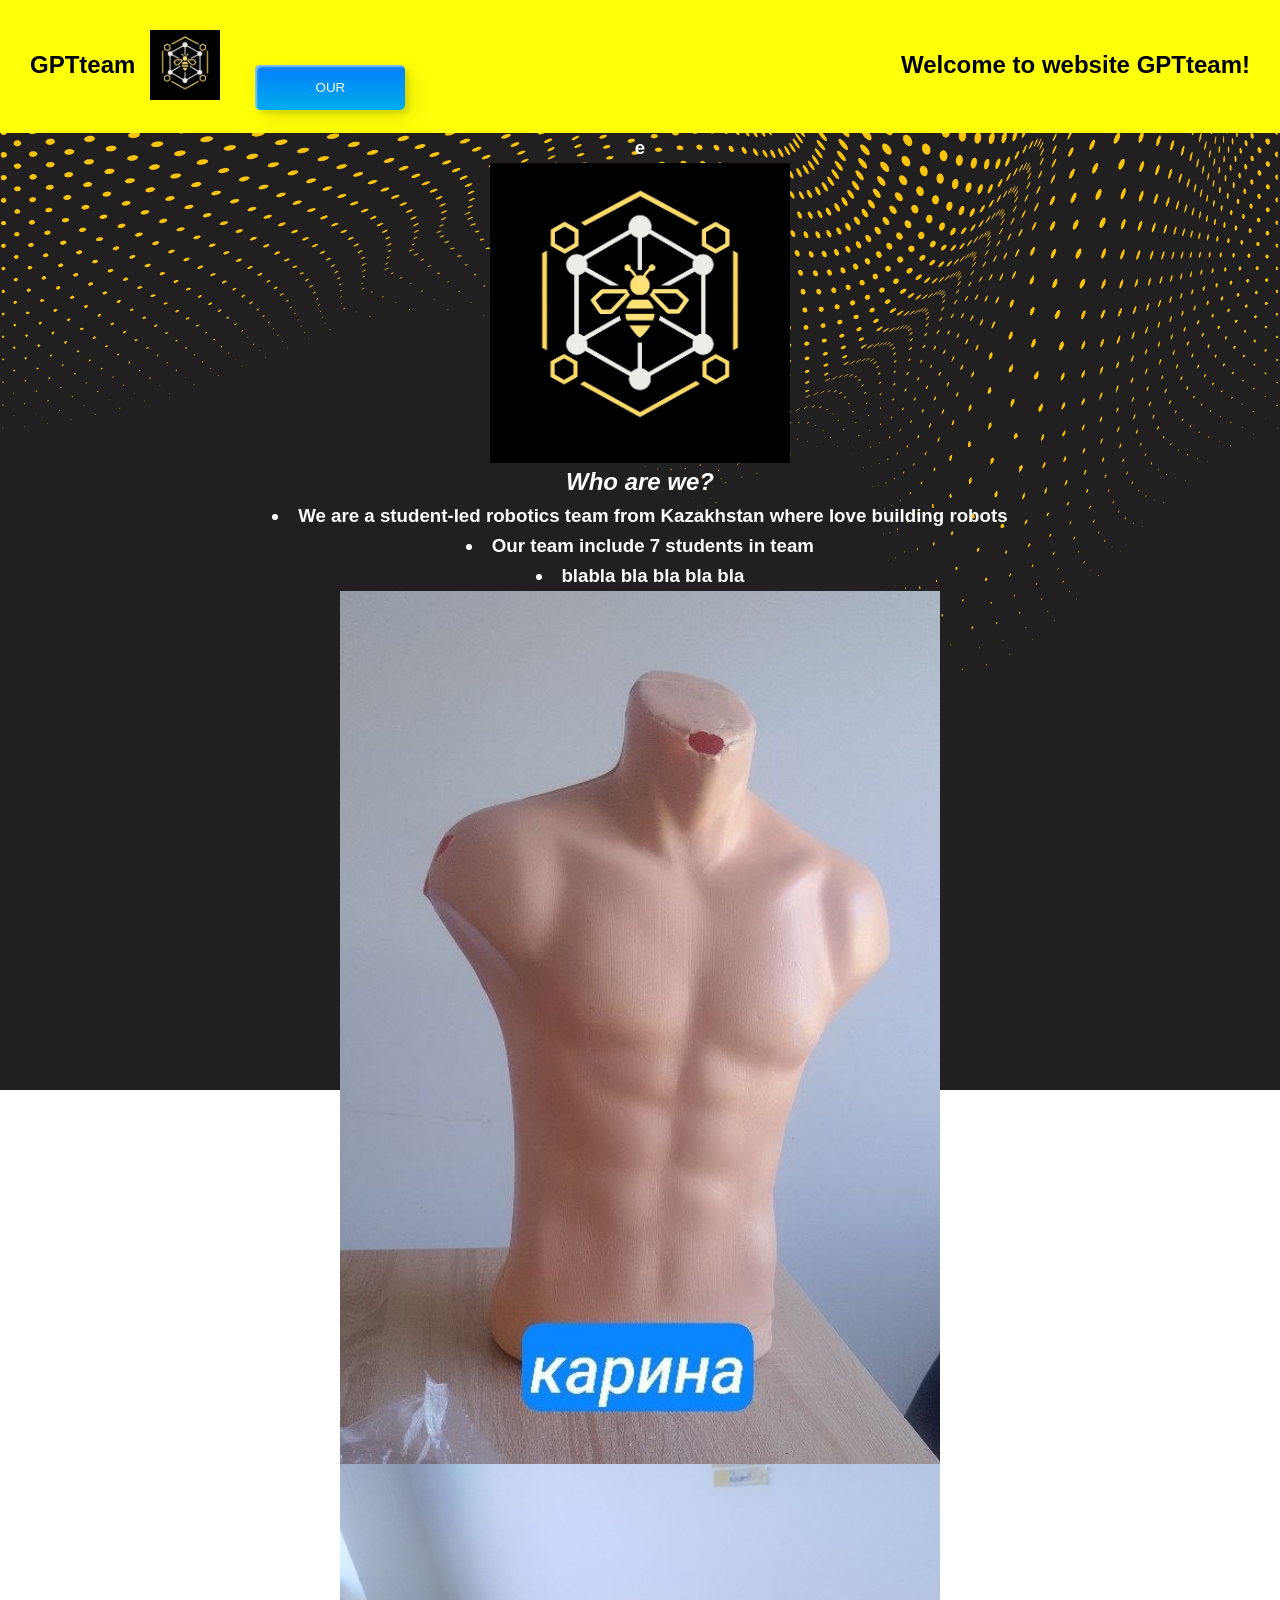
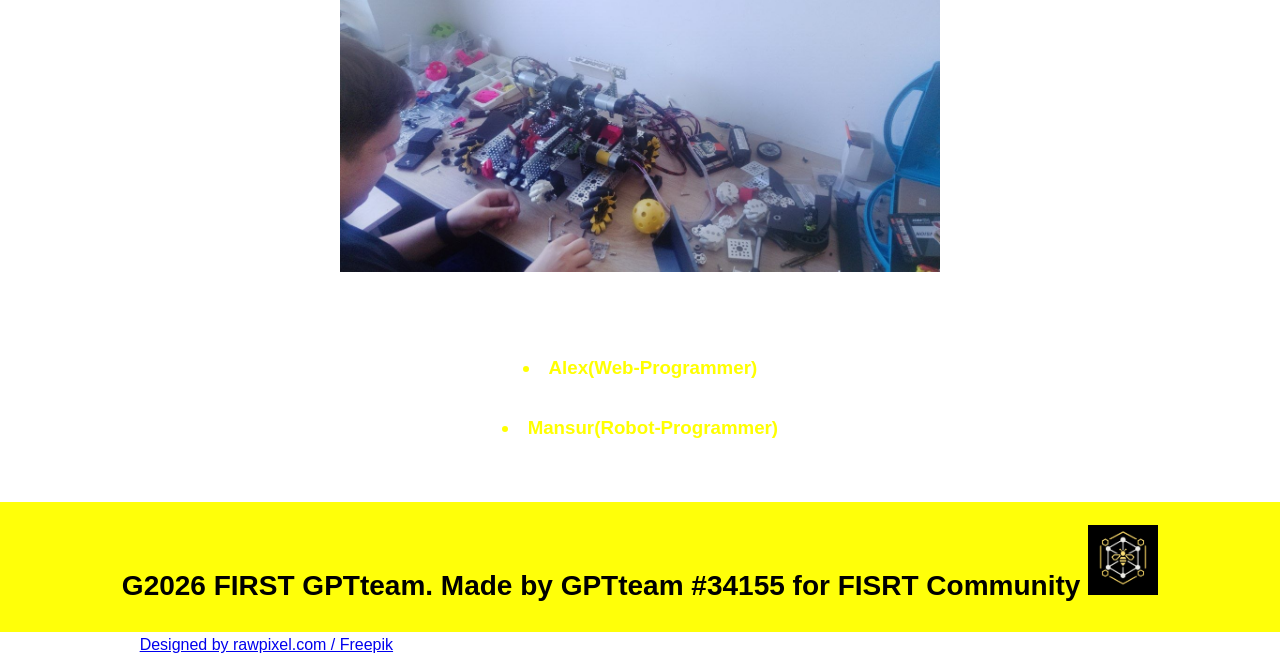
<file: inspiro.html>
<!DOSTYPE html>
<html>
 <head>
  <title>GPTteam about</title>
  <link rel="stylesheet" href="style.css">
 </head>

 <header style="background-color: #FFFF09; color; white; padding: 30px;">
 <h1 style="color: black;">GPTteam<img src="logo.png" width="70"></img>
 <a style="display:block; margin:auto;" href="https://search.brave.com/search?q=%D0%BA%D0%B0%D0%BA+%D0%B2%D1%81%D1%82%D1%83%D0%BF%D0%B8%D1%82%D1%8C+%D0%BA+%D0%B3%D0%BF%D1%82" rel="nofollow" target="_blank"> <button class="custom-btn btn-12"><span>Social Networks</span><span>OUR</span></button></a>
 <h2 style="color: black;">Welcome to website GPTteam!</h2>
 </header>

 <head>
    <h3 style="text-align: center;">e</h3>
  <img  style="display:block; margin:auto;" src="logo.png" width="300" ></img>
  <style>style="background-color: #0050b3; color; white padding: 30px;"</style>

  <i><h2 style="text-align: center; color: white;">Who are we?</h2></i>
  <h3 style="text-align: center; color: white;"><li>We are a student-led robotics team from Kazakhstan where love building robots</li></h3>
  <h3 style="text-align: center; color: white;"><li>Our team include 7 students in team</li></h3> 
  <h3 style="text-align: center; color: white;"><li>blabla bla bla bla bla</li></h3>
  <img style="display:block; margin:auto;" src="photo1.jpg" width="600" ></img><img style="display:block; margin:auto;" src="photo2.jpg" width="600" > 
 </head>

 <head>
  <h1 style="color: white; text-align: center;"> Our members</h1>
  <h3 style="color: white; text-align: center;"><li>Ivan(Engineer)</li> <li style="color: yellow; text-align: center;">Alex(Web-Programmer)</li> <li>Aibar(Operator)</li> <li style="color: yellow; text-align: center;">Mansur(Robot-Programmer)</li> <li>Alnur(Engineer)</li><li>Nygmet(Builder)</li></h3>
 </head>

 <footer style="background-color: #FFFF09; color; white; padding: 23px;">
  <h1>G2026 FIRST GPTteam. Made by GPTteam #34155 for FISRT Community  <img src="logo.png" width="70" ></img></h1>
 </footer>
</html>

// Background from <a href="http://www.freepik.com">Designed by rawpixel.com / Freepik</a>
</file>
<file: style.css>
/* Основные настройки */
* {
  box-sizing: border-box;
  margin: 0;
  padding: 0;
}

body {
  background-image: url('back.jpg');
  background-repeat: no-repeat;
  background-size: cover;
  background-position: center;
  background-attachment: fixed;
  font-family: 'Segoe UI', Tahoma, Geneva, Verdana, sans-serif;
  color: #fff;
  line-height: 1.6;
}

/* Шапка сайта */
header {
  background: rgba(15, 15, 15, 0.9);
  border-bottom: 3px solid #FFFF09;
  padding: 20px 40px;
  display: flex;
  justify-content: space-between;
  align-items: center;
  flex-wrap: wrap;
  gap: 20px;
  backdrop-filter: blur(10px);
}

header h1 {
  font-family: 'Unbounded', sans-serif;
  font-size: 24px;
  color: #FFFF09;
  display: flex;
  align-items: center;
  gap: 15px;
}

/* Основной контейнер */
.main-container {
  max-width: 1100px;
  margin: 40px auto;
  padding: 0 20px;
}

/* Секции (в стиле современных сайтов академий) */
.section-card {
  background: rgba(20, 20, 20, 0.85);
  border: 1px solid rgba(255, 255, 255, 0.1);
  border-radius: 16px;
  padding: 40px;
  margin-bottom: 40px;
  box-shadow: 0 15px 35px rgba(0,0,0,0.5);
  backdrop-filter: blur(8px);
}

.section-card h2 {
  font-family: 'Unbounded', sans-serif;
  font-size: 28px;
  margin-bottom: 20px;
  color: #FFFF09;
  text-align: center;
  text-transform: uppercase;
  letter-spacing: 1px;
}

.about-text {
  font-size: 18px;
  text-align: center;
  margin-bottom: 25px;
  color: #e0e0e0;
}

.features-list {
  list-style: none;
  display: grid;
  grid-template-columns: repeat(auto-fit, minmax(280px, 1fr));
  gap: 20px;
  margin-top: 20px;
}

.features-list li {
  background: rgba(255, 255, 255, 0.05);
  padding: 20px;
  border-radius: 10px;
  border-left: 4px solid #FFFF09;
  font-size: 16px;
}

/* Галерея командных фото */
.team-photos {
  display: grid;
  grid-template-columns: repeat(auto-fit, minmax(250px, 1fr));
  gap: 20px;
  margin-top: 30px;
}

.team-photos img {
  width: 100%;
  height: 220px;
  object-fit: cover;
  border-radius: 10px;
  border: 2px solid rgba(255,255,255,0.2);
  transition: transform 0.3s ease;
}

.team-photos img:hover {
  transform: scale(1.03);
}

/* КАРУСЕЛЬ УЧАСТНИКОВ */
.carousel-container {
  position: relative;
  overflow: hidden;
  width: 100%;
  padding: 20px 0;
}

.carousel-track {
  display: flex;
  gap: 20px;
  overflow-x: auto;
  scroll-behavior: smooth;
  scrollbar-width: none; /* Скрыть скроллбар для Firefox */
  padding-bottom: 10px;
}

.carousel-track::-webkit-scrollbar {
  display: none; /* Скрыть скроллбар для Chrome/Safari */
}

.member-card {
  min-width: 260px;
  flex: 0 0 auto;
  background: rgba(30, 30, 30, 0.9);
  border-radius: 12px;
  padding: 25px;
  text-align: center;
  border: 1px solid rgba(255, 255, 255, 0.1);
  box-shadow: 0 8px 20px rgba(0,0,0,0.3);
  transition: transform 0.3s ease, border-color 0.3s ease;
}

.member-card:hover {
  transform: translateY(-5px);
  border-color: #FFFF09;
}

.member-avatar {
  width: 90px;
  height: 90px;
  border-radius: 50%;
  background: #FFFF09;
  color: #000;
  display: flex;
  align-items: center;
  justify-content: center;
  font-size: 32px;
  font-weight: bold;
  margin: 0 auto 15px auto;
  box-shadow: 0 4px 10px rgba(255, 255, 25, 0.3);
}

.member-card h3 {
  font-size: 20px;
  color: #fff;
  margin-bottom: 5px;
}

.member-card .role {
  font-size: 14px;
  color: #FFFF09;
  font-weight: 600;
  margin-bottom: 10px;
  text-transform: uppercase;
}

.member-card p {
  font-size: 13px;
  color: #b0b0b0;
}

/* Кнопки прокрутки карусели */
.carousel-btn {
  position: absolute;
  top: 50%;
  transform: translateY(-50%);
  background: #FFFF09;
  color: #000;
  border: none;
  width: 40px;
  height: 40px;
  border-radius: 50%;
  font-size: 18px;
  cursor: pointer;
  z-index: 10;
  box-shadow: 0 4px 10px rgba(0,0,0,0.3);
  transition: background 0.2s;
}

.carousel-btn:hover {
  background: #e0e000;
}

.carousel-btn.prev { left: -10px; }
.carousel-btn.next { right: -10px; }

/* Футер */
footer {
  background: #FFFF09;
  color: #000;
  padding: 30px;
  text-align: center;
  font-weight: bold;
  font-family: 'Unbounded', sans-serif;
  font-size: 14px;
  display: flex;
  justify-content: center;
  align-items: center;
  gap: 15px;
  flex-wrap: wrap;
}

/* Стили кнопки из вашего примера */
.custom-btn {
  width: 150px;
  height: 45px;
  color: #fff;
  border-radius: 5px;
  padding: 10px 20px;
  font-family: 'Lato', sans-serif;
  font-weight: 500;
  background: transparent;
  cursor: pointer;
  transition: all 0.3s ease;
  position: relative;
  display: inline-block;
  box-shadow: inset 2px 2px 2px 0px rgba(255,255,255,.5), 7px 7px 20px 0px rgba(0,0,0,.1), 4px 4px 5px 0px rgba(0,0,0,.1);
  outline: none;
}
.btn-12 {
  border: none;
  box-shadow: none;
  width: 150px;
  height: 45px;
  line-height: 45px;
  perspective: 230px;
}
.btn-12 span {
  background: linear-gradient(0deg, rgba(0,172,238,1) 0%, rgba(2,126,251,1) 100%);
  display: block;
  position: absolute;
  width: 150px;
  height: 45px;
  line-height: 45px;
  box-shadow: inset 2px 2px 2px 0px rgba(255,255,255,.5), 7px 7px 20px 0px rgba(0,0,0,.1), 4px 4px 5px 0px rgba(0,0,0,.1);
  border-radius: 5px;
  margin: 0;
  text-align: center;
  box-sizing: border-box;
  transition: all .3s;
}
.btn-12 span:nth-child(1) {
  transform: rotateX(90deg);
  transform-origin: 50% 50% -22.5px;
}
.btn-12 span:nth-child(2) {
  transform: rotateX(0deg);
  transform-origin: 50% 50% -22.5px;
}
.btn-12:hover span:nth-child(1) {
  transform: rotateX(0deg);
}
.btn-12:hover span:nth-child(2) {
  color: transparent;
  transform: rotateX(-90deg);
}
</file>
